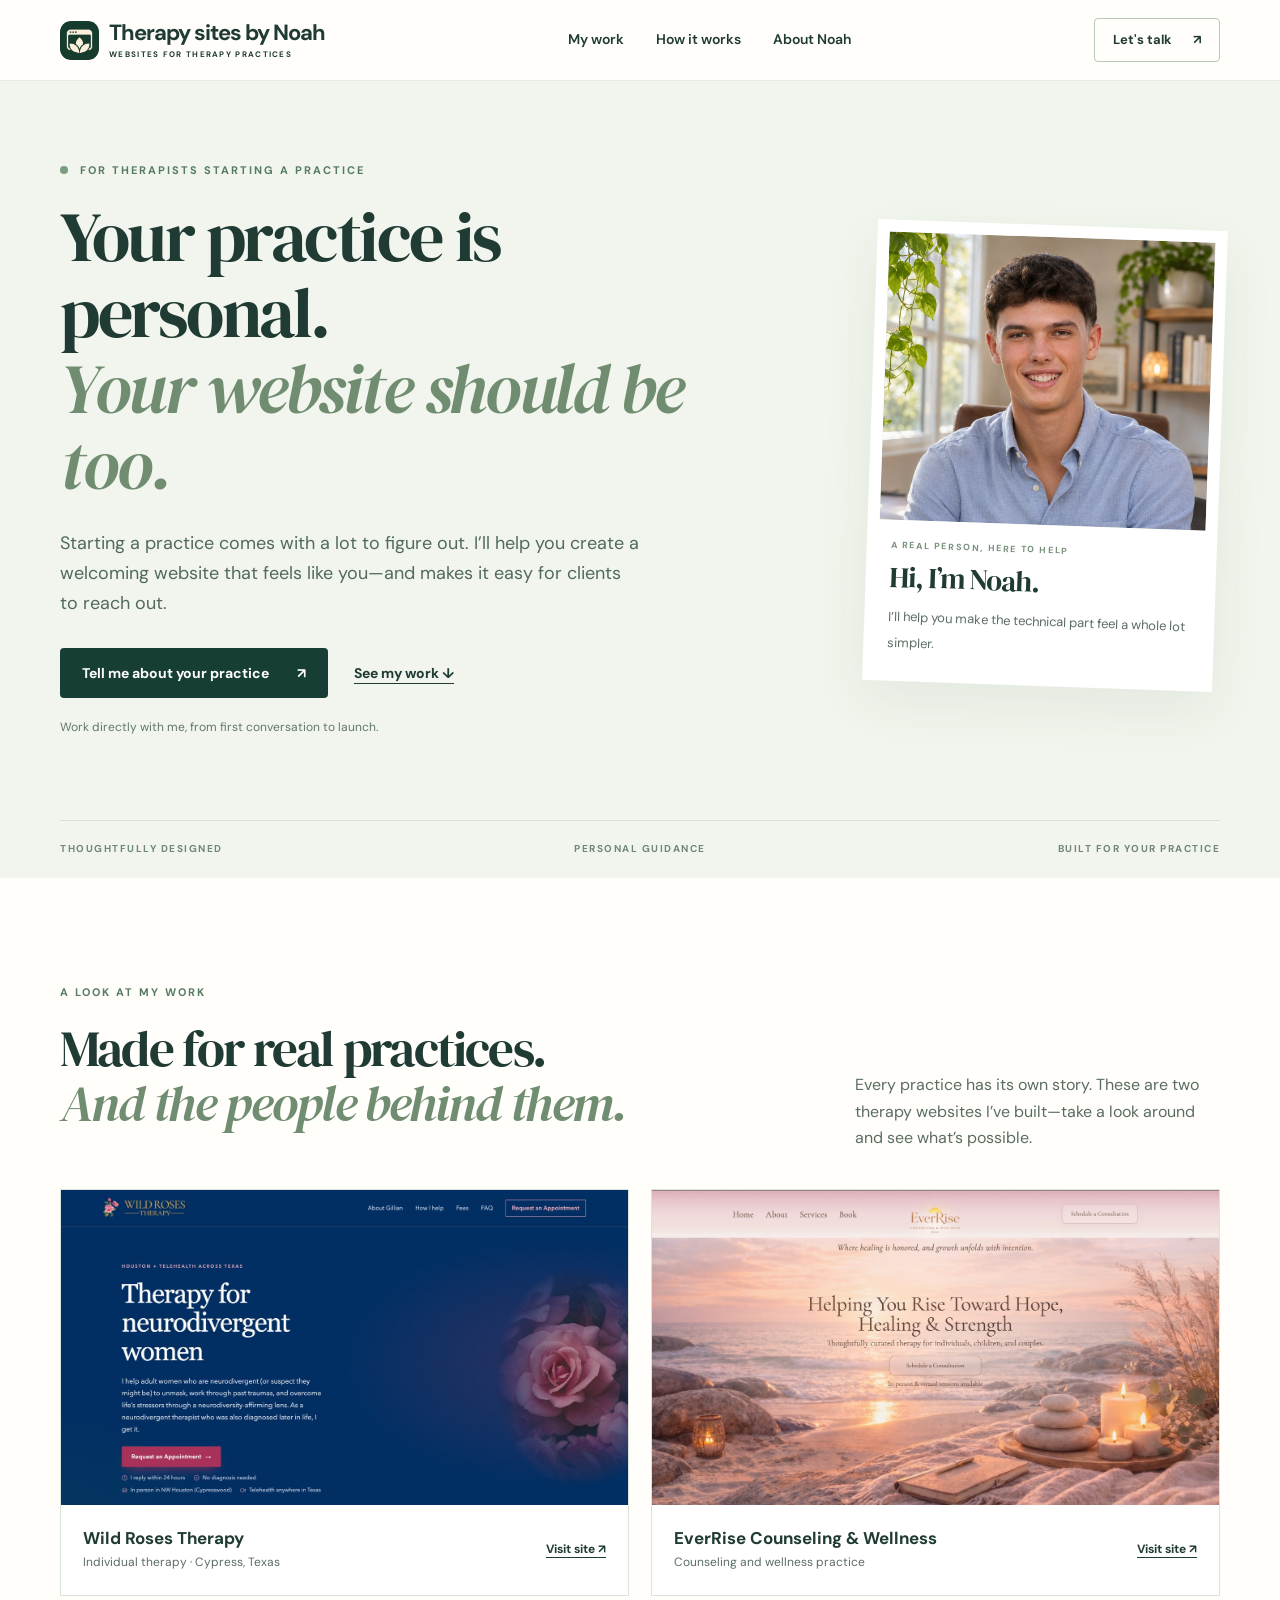
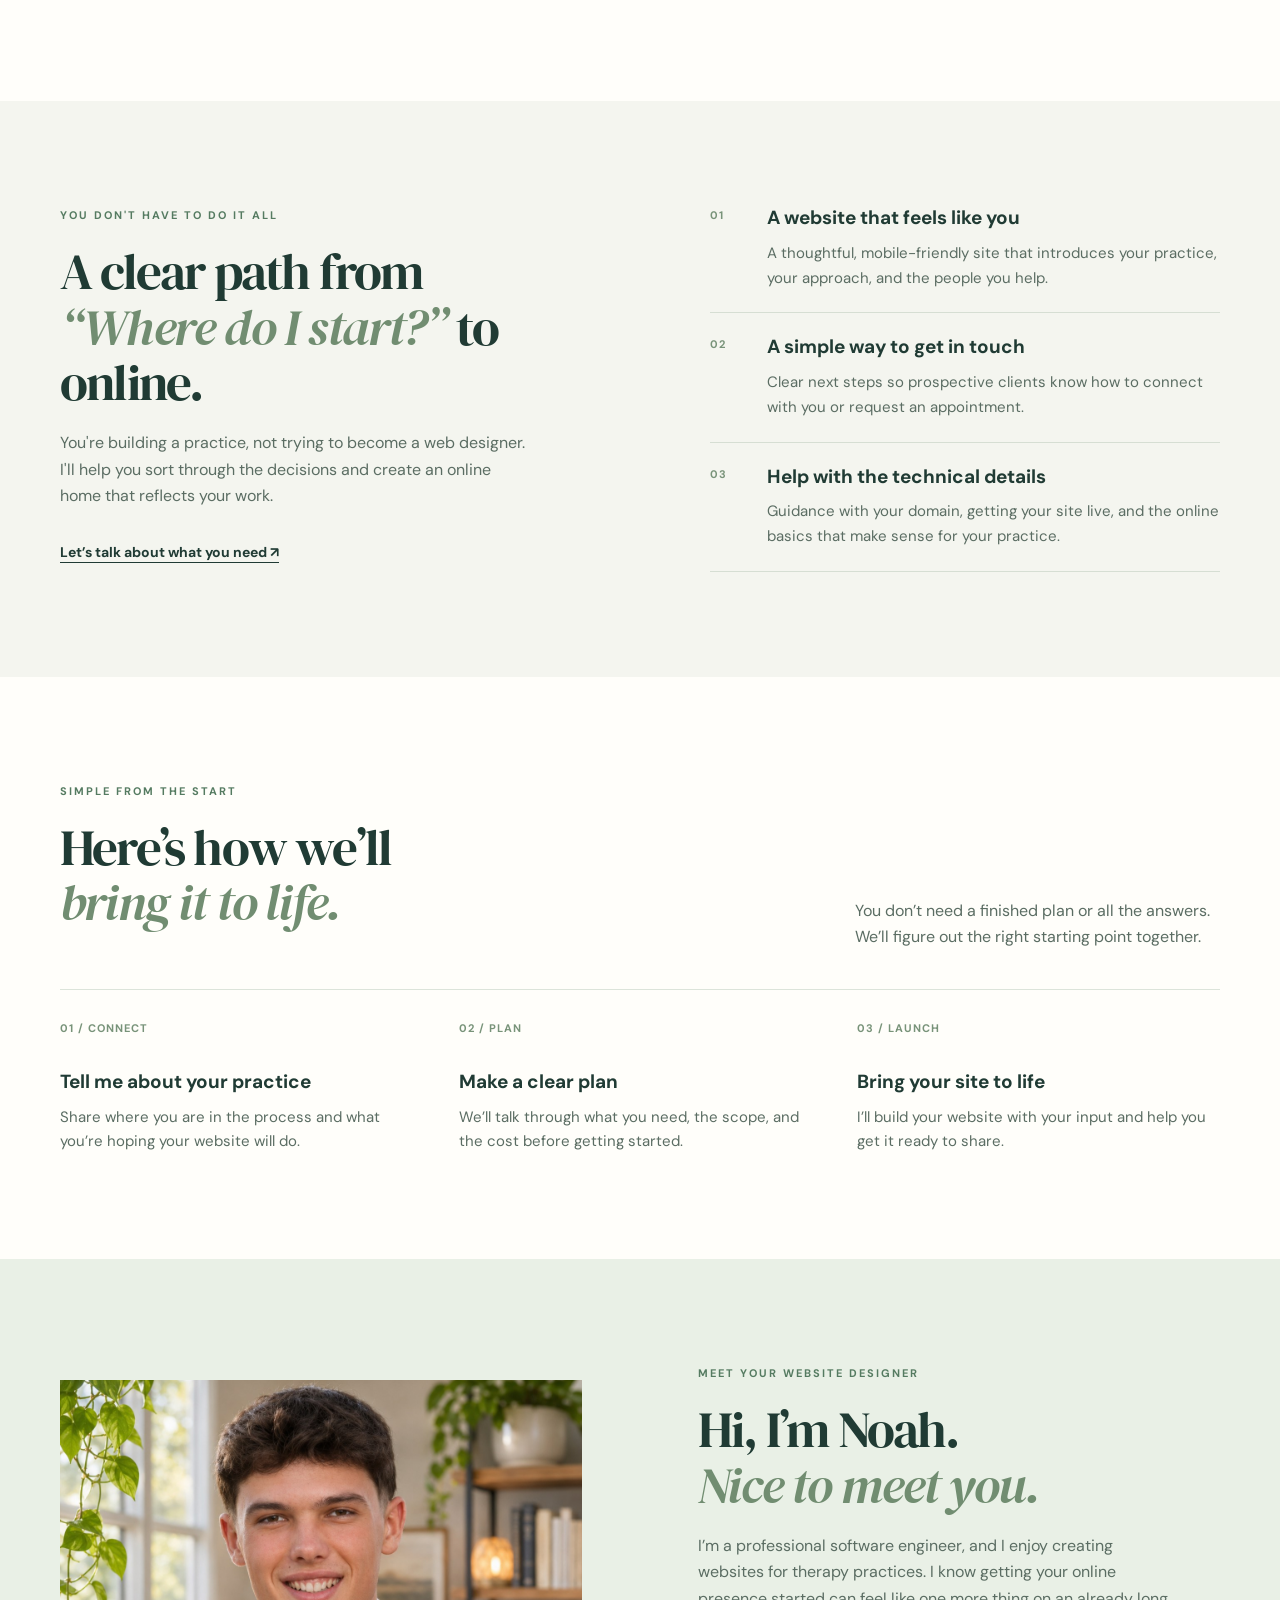
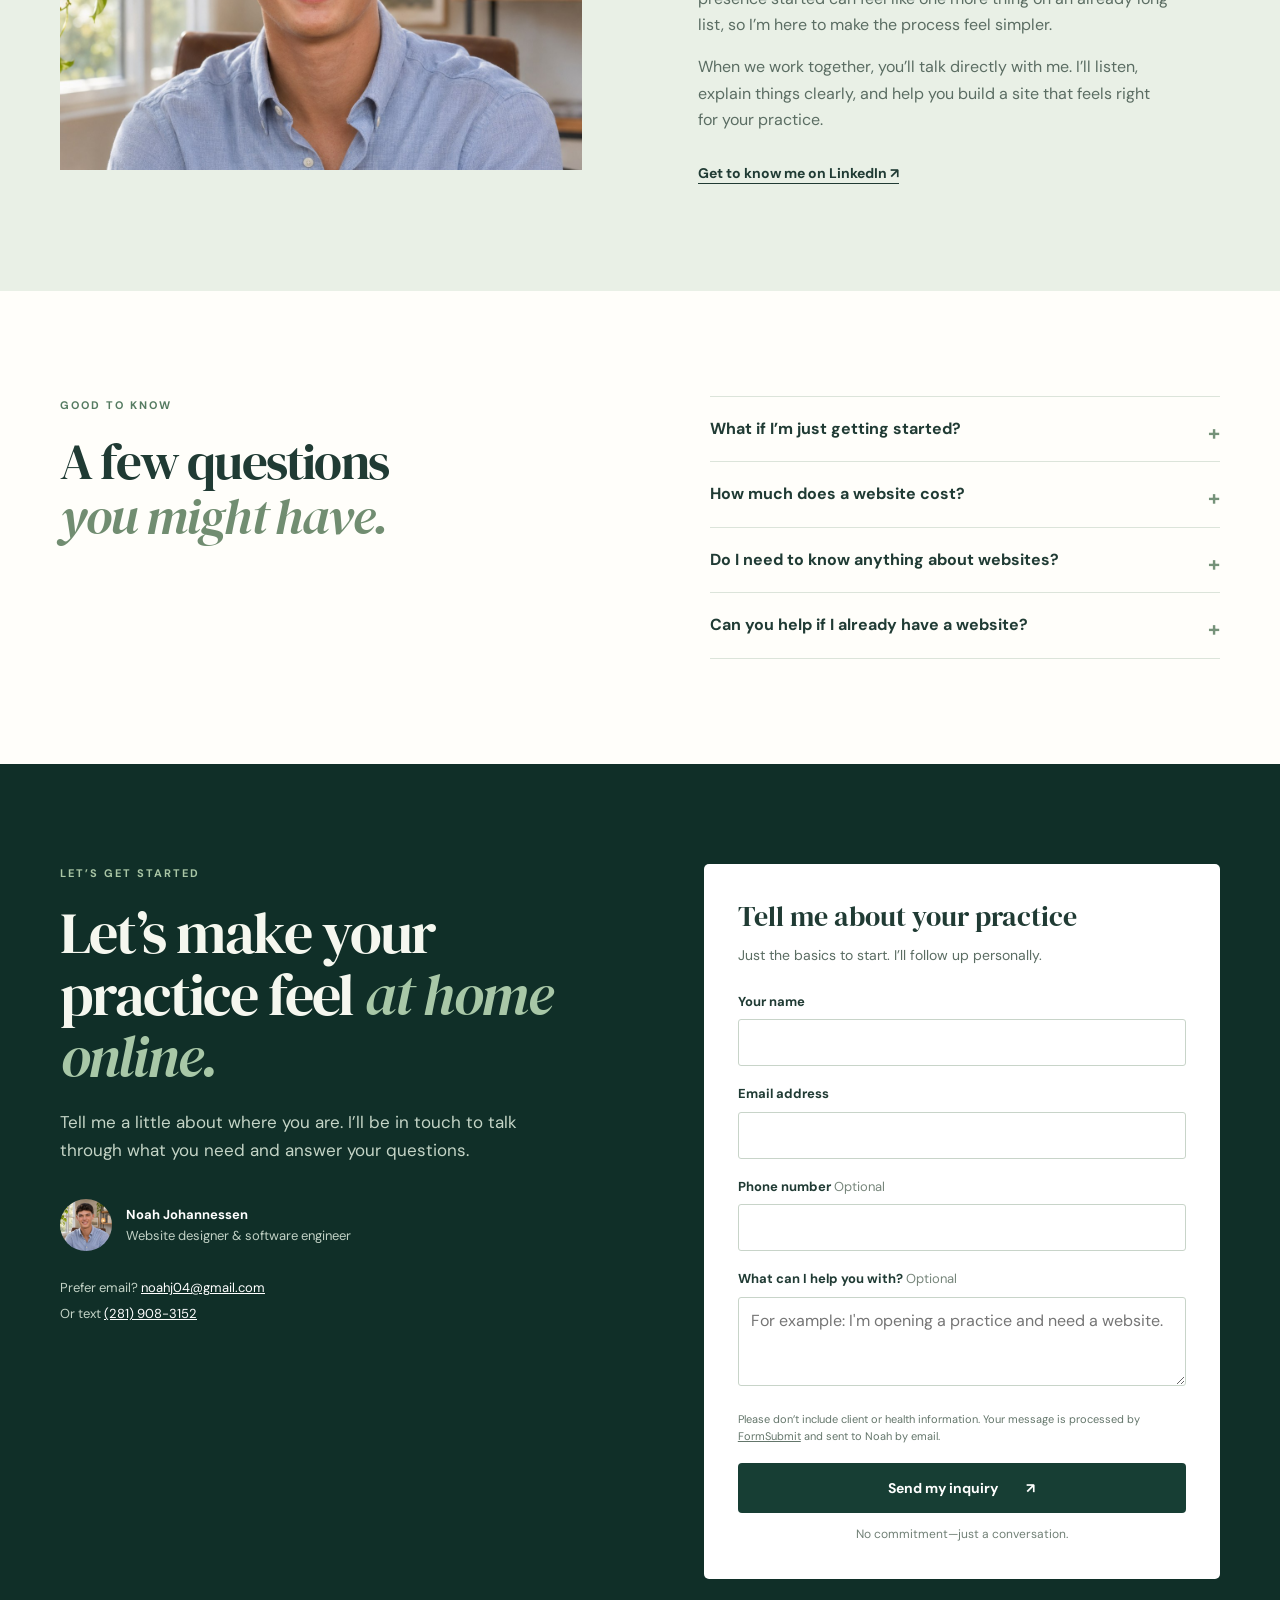
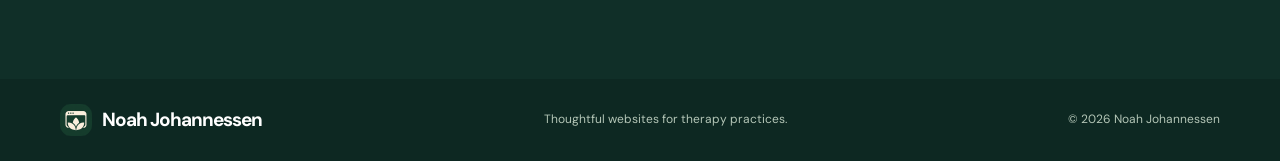
<file: index.html>
<!doctype html>
<html lang="en">
<head>
<meta charset="utf-8"><link rel="icon" type="image/png" href="./therapy-icon.png"><link rel="apple-touch-icon" href="./therapy-icon.png"><meta name="viewport" content="width=device-width,initial-scale=1">
<title>Websites for Therapy Practices | Noah Johannessen</title>
<meta name="description" content="Starting a therapy practice? Work directly with Noah to create a welcoming, professional website and get your practice online.">
<link rel="preconnect" href="https://fonts.googleapis.com"><link rel="preconnect" href="https://fonts.gstatic.com" crossorigin><link href="https://fonts.googleapis.com/css2?family=DM+Sans:wght@400;500;600;700&family=DM+Serif+Display:ital@0;1&display=swap" rel="stylesheet"><link rel="stylesheet" href="./src/styles.css">
</head>
<body>
<header class="header"><div class="wrap nav"><a href="#top" class="brand"><img class="brand-icon" src="./therapy-icon.png" alt=""><span>Therapy sites by Noah<small>WEBSITES FOR THERAPY PRACTICES</small></span></a><nav aria-label="Main navigation"><a href="#work">My work</a><a href="#process">How it works</a><a href="#about">About Noah</a></nav><a class="nav-cta" href="#contact">Let's talk <span aria-hidden="true">↗</span></a></div></header>
<main id="top">
<section class="hero"><div class="wrap hero-grid"><div class="hero-copy"><div class="eyebrow"><span class="dot"></span> FOR THERAPISTS STARTING A PRACTICE</div><h1>Your practice is personal.<br><em>Your website should be too.</em></h1><p class="intro">Starting a practice comes with a lot to figure out. I’ll help you create a welcoming website that feels like you—and makes it easy for clients to reach out.</p><div class="actions"><a class="button primary" href="#contact">Tell me about your practice <span aria-hidden="true">↗</span></a><a class="text-link" href="#work">See my work <span aria-hidden="true">↓</span></a></div><p class="micro">Work directly with me, from first conversation to launch.</p></div><aside class="hero-card"><div class="portrait"><img src="./headshot.jpg" alt="Noah Johannessen, website designer" /></div><div class="card-copy"><div class="card-kicker">A REAL PERSON, HERE TO HELP</div><p>Hi, I’m Noah.</p><span>I’ll help you make the technical part feel a whole lot simpler.</span></div></aside></div><div class="wrap hero-bottom"><span>THOUGHTFULLY DESIGNED</span><span>PERSONAL GUIDANCE</span><span>BUILT FOR YOUR PRACTICE</span></div></section>
<section id="work" class="section work"><div class="wrap"><div class="section-heading"><div><p class="eyebrow">A LOOK AT MY WORK</p><h2>Made for real practices.<br><em>And the people behind them.</em></h2></div><p>Every practice has its own story. These are two therapy websites I’ve built—take a look around and see what’s possible.</p></div><div class="projects"><article class="project"><a class="project-screenshot" href="https://wildrosestherapy.com" target="_blank" rel="noopener noreferrer" aria-label="Visit Wild Roses Therapy, opens in a new tab"><img src="./wild-roses.jpg" alt="Screenshot of the Wild Roses Therapy homepage" loading="lazy"></a><div class="project-info"><div><h3>Wild Roses Therapy</h3><p>Individual therapy · Cypress, Texas</p></div><a href="https://wildrosestherapy.com" target="_blank" rel="noopener noreferrer" aria-label="Visit Wild Roses Therapy, opens in a new tab">Visit site ↗</a></div></article><article class="project"><a class="project-screenshot" href="https://everrisecounselingandwellness.com" target="_blank" rel="noopener noreferrer" aria-label="Visit EverRise Counseling and Wellness, opens in a new tab"><img src="./everrise.jpg" alt="Screenshot of the EverRise Counseling and Wellness homepage" loading="lazy"></a><div class="project-info"><div><h3>EverRise Counseling & Wellness</h3><p>Counseling and wellness practice</p></div><a href="https://everrisecounselingandwellness.com" target="_blank" rel="noopener noreferrer" aria-label="Visit EverRise Counseling and Wellness, opens in a new tab">Visit site ↗</a></div></article></div></div></section>
<section class="section support"><div class="wrap support-grid"><div><p class="eyebrow">YOU DON'T HAVE TO DO IT ALL</p><h2>A clear path from <em>“Where do I start?”</em> to online.</h2><p>You're building a practice, not trying to become a web designer. I'll help you sort through the decisions and create an online home that reflects your work.</p><a class="text-link" href="#contact">Let’s talk about what you need ↗</a></div><div class="support-list"><article><span>01</span><div><h3>A website that feels like you</h3><p>A thoughtful, mobile-friendly site that introduces your practice, your approach, and the people you help.</p></div></article><article><span>02</span><div><h3>A simple way to get in touch</h3><p>Clear next steps so prospective clients know how to connect with you or request an appointment.</p></div></article><article><span>03</span><div><h3>Help with the technical details</h3><p>Guidance with your domain, getting your site live, and the online basics that make sense for your practice.</p></div></article></div></div></section>
<section class="section process" id="process"><div class="wrap"><p class="eyebrow">SIMPLE FROM THE START</p><div class="section-heading"><h2>Here’s how we’ll<br><em>bring it to life.</em></h2><p>You don’t need a finished plan or all the answers. We’ll figure out the right starting point together.</p></div><div class="steps"><article><span>01 / CONNECT</span><h3>Tell me about your practice</h3><p>Share where you are in the process and what you’re hoping your website will do.</p></article><article><span>02 / PLAN</span><h3>Make a clear plan</h3><p>We’ll talk through what you need, the scope, and the cost before getting started.</p></article><article><span>03 / LAUNCH</span><h3>Bring your site to life</h3><p>I’ll build your website with your input and help you get it ready to share.</p></article></div></div></section>
<section class="section about" id="about"><div class="wrap about-grid"><div class="about-photo"><img src="./headshot.jpg" alt="Noah Johannessen" loading="lazy"></div><div><p class="eyebrow">MEET YOUR WEBSITE DESIGNER</p><h2>Hi, I’m Noah.<br><em>Nice to meet you.</em></h2><p>I’m a professional software engineer, and I enjoy creating websites for therapy practices. I know getting your online presence started can feel like one more thing on an already long list, so I’m here to make the process feel simpler.</p><p>When we work together, you’ll talk directly with me. I’ll listen, explain things clearly, and help you build a site that feels right for your practice.</p><a class="text-link" href="https://linkedin.com/in/noahrj/" target="_blank" rel="noopener noreferrer">Get to know me on LinkedIn ↗</a></div></div></section>
<section class="section faq"><div class="wrap faq-grid"><div><p class="eyebrow">GOOD TO KNOW</p><h2>A few questions<br><em>you might have.</em></h2></div><div class="questions"><details><summary>What if I’m just getting started?</summary><p>That’s a great time to reach out. You don’t need a practice name, a domain, or finished website copy to start a conversation.</p></details><details><summary>How much does a website cost?</summary><p>It depends on what you need. We’ll talk through the scope and cost before you decide whether to move forward.</p></details><details><summary>Do I need to know anything about websites?</summary><p>Not at all. I’ll walk you through the decisions and handle the technical work we agree on.</p></details><details><summary>Can you help if I already have a website?</summary><p>Yes. Tell me what you have and what you’d like to improve, and we can discuss whether I’m a good fit.</p></details></div></div></section>
<section id="contact" class="contact"><div class="wrap contact-grid"><div><p class="eyebrow">LET’S GET STARTED</p><h2>Let’s make your practice feel <em>at home online.</em></h2><p>Tell me a little about where you are. I’ll be in touch to talk through what you need and answer your questions.</p><div class="contact-person"><img src="./headshot.jpg" alt=""><span><strong>Noah Johannessen</strong><br>Website designer & software engineer</span></div><div class="direct">Prefer email? <a href="mailto:noahj04@gmail.com">noahj04@gmail.com</a><br>Or text <a href="sms:+12819083152">(281) 908-3152</a></div></div><div class="form-card"><h3>Tell me about your practice</h3><p>Just the basics to start. I’ll follow up personally.</p><form action="https://formsubmit.co/noahj04@gmail.com" method="POST"><input type="hidden" name="_next" value="https://therapysitesbynoah.com/thanks.html"><input type="hidden" name="_subject" value="New therapy practice website inquiry"><input type="hidden" name="_template" value="table"><div class="field"><label for="name">Your name</label><input id="name" name="name" type="text" autocomplete="name" required></div><div class="field"><label for="email">Email address</label><input id="email" name="email" type="email" autocomplete="email" required></div><div class="field"><label for="phone">Phone number <span>Optional</span></label><input id="phone" name="phone" type="tel" autocomplete="tel"></div><div class="field"><label for="message">What can I help you with? <span>Optional</span></label><textarea id="message" name="message" rows="3" placeholder="For example: I'm opening a practice and need a website."></textarea></div><p class="privacy-note">Please don’t include client or health information. Your message is processed by <a href="https://formsubmit.co/" target="_blank" rel="noopener noreferrer">FormSubmit</a> and sent to Noah by email.</p><button class="button primary submit" type="submit">Send my inquiry <span aria-hidden="true">↗</span></button><p class="form-foot">No commitment—just a conversation.</p></form></div></div></section>
</main><footer><div class="wrap footer"><a class="brand" href="#top"><img class="brand-icon" src="./therapy-icon.png" alt=""><span>Noah Johannessen</span></a><span>Thoughtful websites for therapy practices.</span><span>© 2026 Noah Johannessen</span></div></footer>
</body></html>
</file>
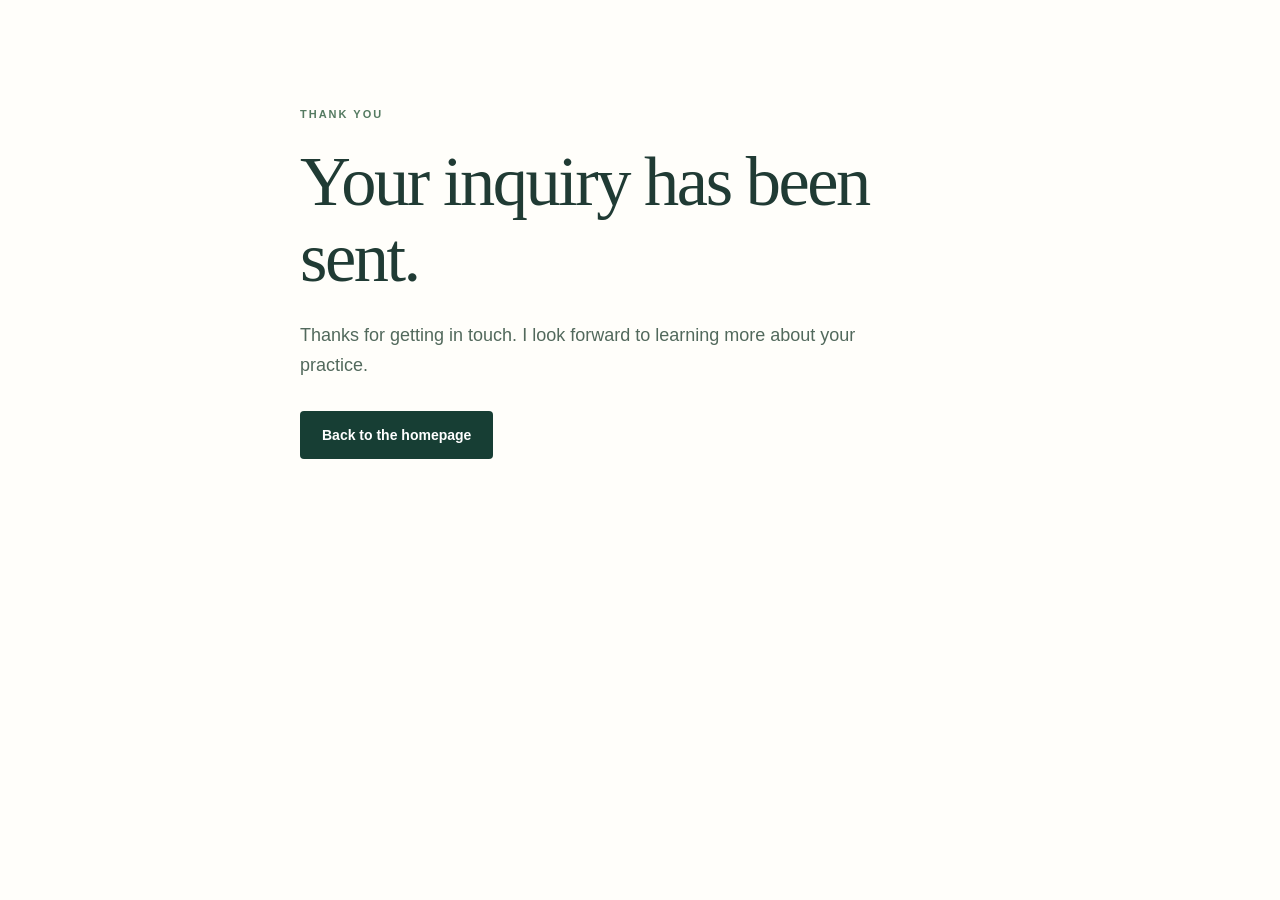
<file: thanks.html>
<!doctype html><html lang="en"><head><meta charset="utf-8"><meta name="viewport" content="width=device-width,initial-scale=1"><meta name="robots" content="noindex"><title>Thank you | Noah Johannessen</title><link rel="icon" href="./therapy-icon.png"><link rel="stylesheet" href="./src/styles.css"></head><body><main class="section"><div class="wrap" style="max-width:680px"><p class="eyebrow">THANK YOU</p><h1>Your inquiry has been sent.</h1><p class="intro">Thanks for getting in touch. I look forward to learning more about your practice.</p><a class="button primary" href="https://therapysitesbynoah.com/">Back to the homepage</a></div></main></body></html>
</file>
<file: src/styles.css>
:root{--forest:#173e34;--deep:#102f28;--cream:#f7f5ef;--paper:#fffefa;--ink:#203b34;--muted:#5b6d63;--line:#dce4da;--accent:#dbe7d8}*{box-sizing:border-box}html{scroll-behavior:smooth;scroll-padding-top:90px}body{margin:0;background:var(--paper);font-family:'DM Sans',sans-serif;color:var(--ink);line-height:1.65}a{color:inherit}.wrap{width:min(1160px,calc(100% - 48px));margin:auto}.header{background:#fffefa;position:sticky;top:0;z-index:5;border-bottom:1px solid #e7ebe3}.nav{height:80px;display:flex;align-items:center;justify-content:space-between;gap:24px}.brand{display:flex;align-items:center;gap:10px;text-decoration:none;font-size:22px;font-weight:700;letter-spacing:-1px;line-height:1}.brand>span>span{font-weight:400}.brand small{display:block;font-size:8px;letter-spacing:1.3px;margin-top:6px;font-weight:700}.brand-icon{background:var(--forest);color:#eef3e8;width:39px;height:39px;border-radius:11px;display:grid;place-items:center;font-size:26px}.nav nav{display:flex;gap:32px;font-size:14px;font-weight:600}.nav nav a{text-decoration:none}.nav-cta{border:1px solid #b8c8b9;padding:10px 18px;border-radius:4px;text-decoration:none;font-weight:700;font-size:13px}.nav-cta span{margin-left:18px}.hero{background:#f1f5ed}.hero-grid{display:grid;grid-template-columns:1.25fr .75fr;gap:8%;align-items:center;padding-top:80px;padding-bottom:70px}.eyebrow{font-size:11px;letter-spacing:2px;font-weight:700;color:#557b61;margin:0 0 20px}.dot{display:inline-block;width:8px;height:8px;background:#789c7e;border-radius:50%;margin-right:7px}h1,h2,.card-copy p{font-family:'DM Serif Display',Georgia,serif;font-weight:400;letter-spacing:-.035em;line-height:1.08}h1{font-size:clamp(48px,5.5vw,76px);margin:0;max-width:720px}em{font-weight:400;color:#718d71}.intro{font-size:18px;color:#52695c;max-width:580px;margin:26px 0 30px}.actions{display:flex;gap:26px;align-items:center;flex-wrap:wrap}.button{display:inline-flex;justify-content:center;align-items:center;gap:28px;border:0;text-decoration:none;padding:16px 22px;border-radius:4px;font:700 14px 'DM Sans',sans-serif;cursor:pointer}.primary{background:var(--forest);color:white}.primary:hover{background:#285849}.text-link{font-size:14px;font-weight:700;text-underline-offset:5px}.micro{font-size:12px;color:#63776b;margin-top:20px}.hero-card{background:white;padding:12px;box-shadow:0 20px 55px #264e3412;max-width:350px;justify-self:end;transform:rotate(2deg)}.portrait{background:#dee8d9;aspect-ratio:1.13;overflow:hidden}.portrait img{width:100%;height:100%;object-fit:cover;object-position:center 22%}.card-copy{padding:18px 12px 14px}.card-kicker{font-size:9px;letter-spacing:1.6px;color:#79907b;font-weight:700}.card-copy p{font-size:29px;margin:9px 0}.card-copy span{font-size:13px;color:var(--muted)}.hero-bottom{border-top:1px solid #d6e1d4;display:flex;justify-content:space-between;gap:20px;padding:20px 0;color:#718777;font-size:10px;font-weight:700;letter-spacing:1.5px}.section{padding:105px 0}.section-heading{display:flex;justify-content:space-between;gap:50px;align-items:end;margin-bottom:38px}.section-heading>p{max-width:365px;color:var(--muted);margin:0}h2{font-size:clamp(38px,4vw,55px);margin:0 0 20px}h3{font-size:19px;line-height:1.3;margin:0 0 10px}.projects{display:grid;grid-template-columns:1fr 1fr;gap:22px}.project{border:1px solid var(--line);background:white}.project-art{min-height:260px;padding:36px;display:flex;flex-direction:column;align-items:flex-start;justify-content:center}.rose{background:#eadfdc;color:#604d53}.rise{background:#dce7dd;color:#425c4d}.mock-label{font-size:9px;letter-spacing:2px;font-weight:700}.mock-name{font:40px/1.1 'DM Serif Display',Georgia,serif;margin-top:26px}.mock-name i{font-size:27px}.mock-rule{width:35px;height:1px;background:currentColor;margin:20px 0}.project-art>span{font-size:12px}.project-info{display:flex;justify-content:space-between;gap:16px;align-items:center;padding:22px}.project-info h3{font-size:17px;margin:0}.project-info p,.illustration-note{font-size:12px;color:var(--muted);margin:4px 0 0}.project-info a{font-size:12px;white-space:nowrap;font-weight:700;text-underline-offset:4px}.illustration-note{margin-top:14px}.support{background:#f4f5ef}.support-grid,.about-grid,.faq-grid,.contact-grid{display:grid;grid-template-columns:1fr 1fr;gap:12%;align-items:start}.support-grid>div:first-child>p:not(.eyebrow),.about p:not(.eyebrow),.contact-grid>div:first-child>p:not(.eyebrow){color:var(--muted);max-width:475px}.support-grid .text-link{display:inline-block;margin-top:16px}.support-list article{display:grid;grid-template-columns:42px 1fr;gap:15px;padding:22px 0;border-bottom:1px solid #d6ded3}.support-list article:first-child{padding-top:0}.support-list article>span,.steps article>span{font-size:11px;letter-spacing:1px;color:#789379;font-weight:700}.support-list p,.steps p{margin:0;color:var(--muted);font-size:15px}.steps{display:grid;grid-template-columns:repeat(3,1fr);gap:36px;border-top:1px solid var(--line)}.steps article{padding-top:24px}.steps h3{margin-top:30px}.about{background:#e9f0e6}.about-grid{align-items:center;gap:10%}.about-photo{height:390px;background:#d6e4d5;overflow:hidden}.about-photo img{width:100%;height:100%;object-fit:cover;object-position:center 25%}.about .text-link{display:inline-block;margin-top:12px}.questions details{border-bottom:1px solid var(--line);padding:19px 0}.questions details:first-child{border-top:1px solid var(--line)}summary{font-weight:700;cursor:pointer;list-style:none}summary::-webkit-details-marker{display:none}summary:after{content:'+';float:right;font-size:21px;color:#759279}details[open] summary:after{content:'−'}details p{font-size:15px;color:var(--muted)}.contact{background:var(--deep);padding:100px 0;color:#f5f7ef}.contact-grid{gap:11%}.contact .eyebrow{color:#a9c6a5}.contact h2{font-size:clamp(42px,4.5vw,60px)}.contact h2 em{color:#a8c7a7}.contact-grid>div:first-child>p:not(.eyebrow){color:#c4d4c6;font-size:17px}.contact-person{display:flex;align-items:center;gap:14px;margin:35px 0 24px;font-size:13px;color:#c1d1c5}.contact-person img{width:52px;height:52px;border-radius:50%;object-fit:cover}.contact-person strong{color:white}.direct{font-size:13px;color:#c3d3c6;line-height:2}.direct a{color:white}.form-card{background:white;color:var(--ink);padding:34px;border-radius:5px}.form-card h3{font-family:'DM Serif Display',Georgia,serif;font-size:28px;font-weight:400}.form-card>p{font-size:14px;color:var(--muted);margin:0 0 24px}.field{margin-bottom:17px}.field label{display:block;font-size:13px;font-weight:700;margin-bottom:7px}.field label span{color:#77867b;font-weight:400}.field input,.field textarea{width:100%;border:1px solid #c8d4c9;border-radius:3px;font:16px 'DM Sans',sans-serif;color:var(--ink);padding:12px;background:#fff;resize:vertical}.field input:focus,.field textarea:focus{outline:2px solid #638c6f;outline-offset:2px}.privacy-note{font-size:11px;color:#64766b;line-height:1.5}.submit{width:100%;margin-top:8px}.form-foot{text-align:center;font-size:12px;color:#718076;margin:12px 0 0}footer{background:#0d2822;color:#b4c6b7;padding:25px 0}.footer{display:flex;align-items:center;justify-content:space-between;gap:20px;font-size:12px}.footer .brand{color:white;font-size:19px}.footer .brand-icon{background:#d9e7d8;color:var(--forest);width:32px;height:32px;font-size:21px}a:focus-visible,button:focus-visible,summary:focus-visible{outline:3px solid #c09349;outline-offset:4px}@media(max-width:760px){.wrap{width:min(100% - 36px,560px)}.nav{height:70px}.nav nav{display:none}.nav-cta{padding:9px 12px}.hero-grid,.support-grid,.about-grid,.faq-grid,.contact-grid{grid-template-columns:1fr;gap:40px}.hero-grid{padding-top:60px;padding-bottom:45px}.hero-card{justify-self:center;max-width:300px;transform:rotate(1deg)}.hero-bottom{font-size:8px;gap:8px;letter-spacing:.6px}.section{padding:72px 0}.section-heading{display:block}.section-heading>p{margin-top:20px}.projects,.steps{grid-template-columns:1fr}.steps{gap:0}.steps article{padding:22px 0;border-bottom:1px solid var(--line)}.steps h3{margin-top:14px}.about-photo{height:320px}.contact{padding:75px 0}.form-card{padding:25px}.footer{align-items:flex-start;flex-direction:column}.project-art{min-height:230px}h1{font-size:49px}.intro{font-size:16px}}

.project-screenshot{display:block;aspect-ratio:1.8;overflow:hidden;background:#082d5d}.project-screenshot img{display:block;width:100%;height:100%;object-fit:cover;object-position:top center}
</file>
